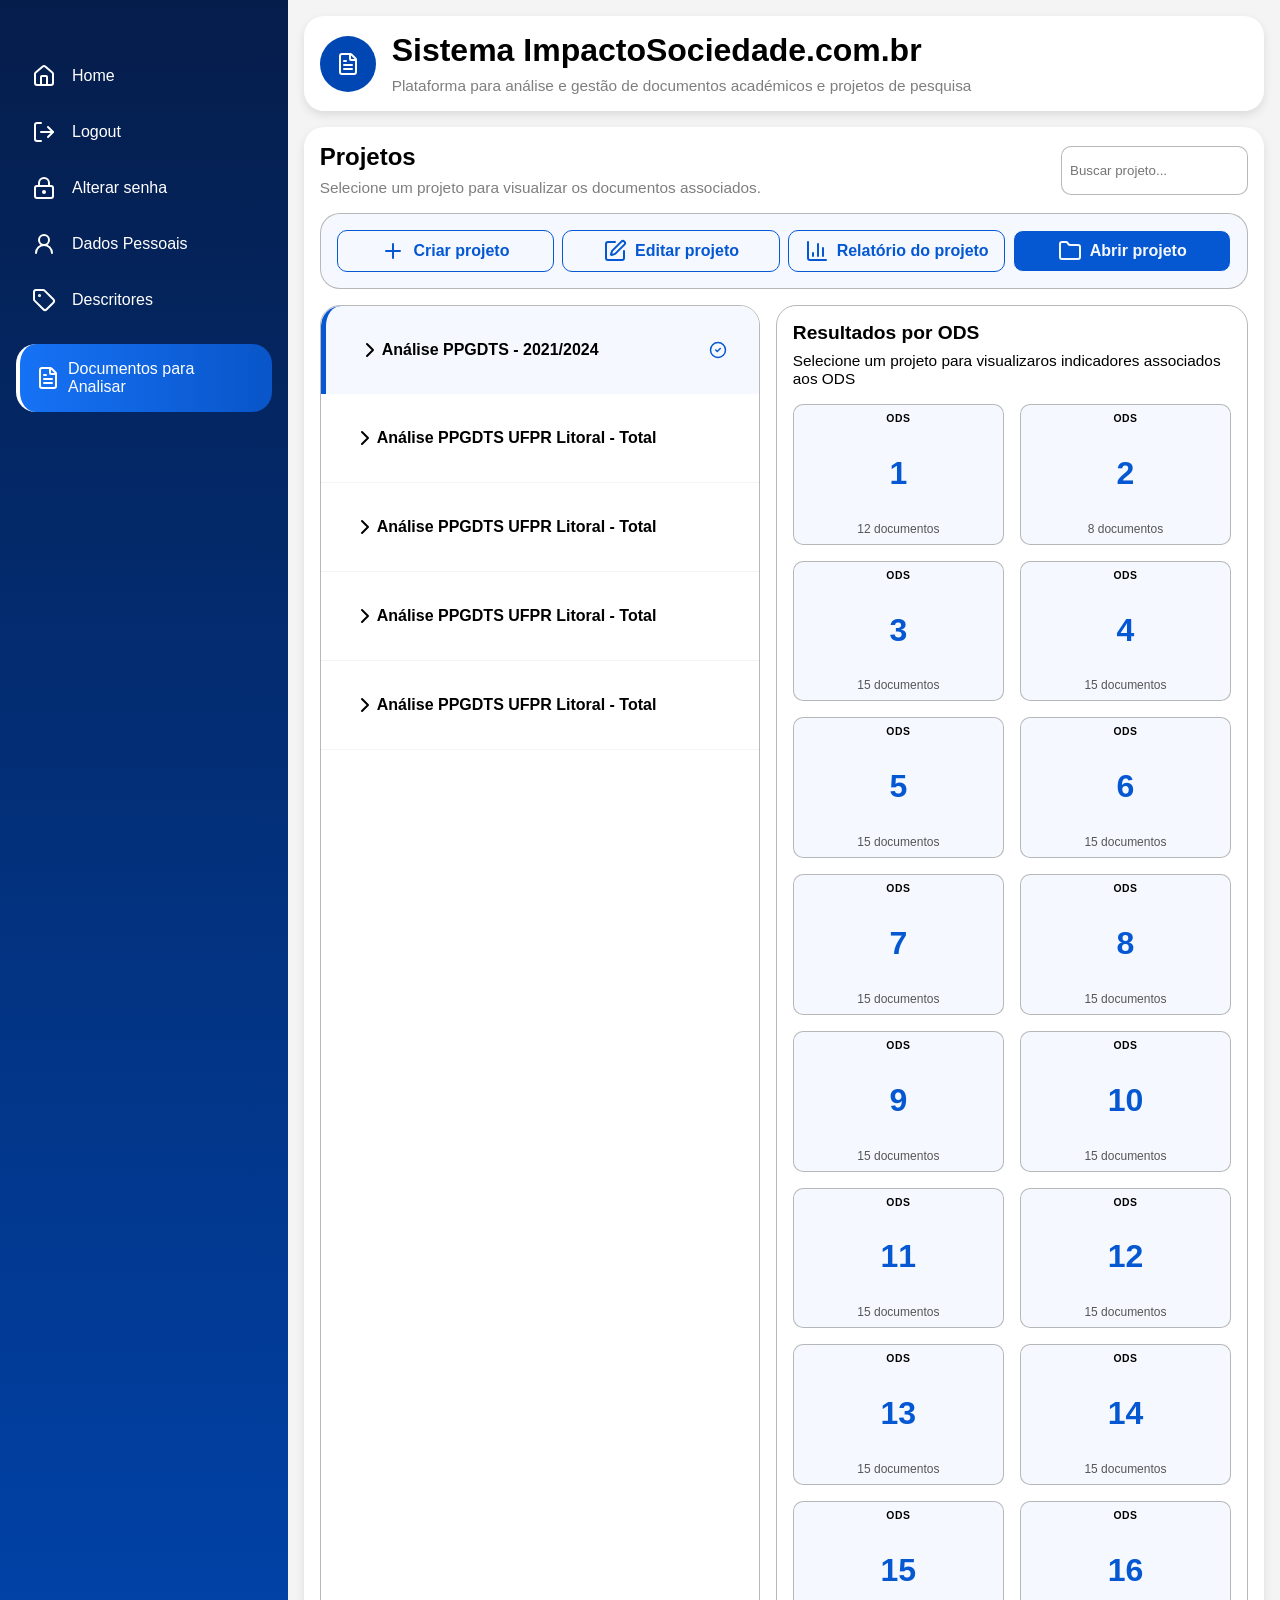
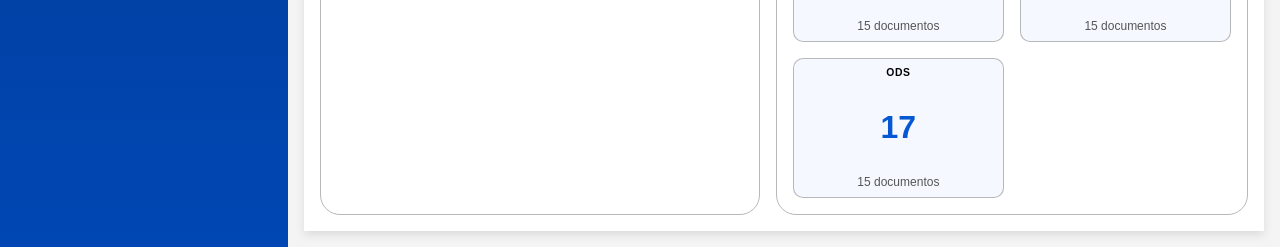
<file: index.html>
<!doctype html>
<html lang="pt-br">

<head>
  <meta charset="UTF-8" />
  <meta name="viewport" content="width=device-width, initial-scale=1.0" />
  <title>Sistema ImpactoSociedade</title>
  <link rel="stylesheet" href="css/global.css" />
  <link rel="stylesheet" href="css/style.css" />
</head>

<body>
  <aside>
    <nav>
      <div class="links-container">
        <ul class="links">
          <li>
            <svg xmlns="http://www.w3.org/2000/svg" width="24" height="24" viewBox="0 0 24 24" fill="none"
              stroke="currentColor" stroke-width="2" stroke-linecap="round" stroke-linejoin="round"
              class="lucide lucide-house-icon lucide-house">
              <path d="M15 21v-8a1 1 0 0 0-1-1h-4a1 1 0 0 0-1 1v8" />
              <path
                d="M3 10a2 2 0 0 1 .709-1.528l7-6a2 2 0 0 1 2.582 0l7 6A2 2 0 0 1 21 10v9a2 2 0 0 1-2 2H5a2 2 0 0 1-2-2z" />
            </svg>
            <a href="#" class="link-name">Home</a>
          </li>
          <li>
            <svg xmlns="http://www.w3.org/2000/svg" width="24" height="24" viewBox="0 0 24 24" fill="none"
              stroke="currentColor" stroke-width="2" stroke-linecap="round" stroke-linejoin="round"
              class="lucide lucide-log-out-icon lucide-log-out">
              <path d="m16 17 5-5-5-5" />
              <path d="M21 12H9" />
              <path d="M9 21H5a2 2 0 0 1-2-2V5a2 2 0 0 1 2-2h4" />
            </svg>
            <a href="#" class="link-name">Logout</a>
          </li>
          <li>
            <svg xmlns="http://www.w3.org/2000/svg" width="24" height="24" viewBox="0 0 24 24" fill="none"
              stroke="currentColor" stroke-width="2" stroke-linecap="round" stroke-linejoin="round"
              class="lucide lucide-lock-keyhole-icon lucide-lock-keyhole">
              <circle cx="12" cy="16" r="1" />
              <rect x="3" y="10" width="18" height="12" rx="2" />
              <path d="M7 10V7a5 5 0 0 1 10 0v3" />
            </svg>
            <a href="#" class="link-name">Alterar senha</a>
          </li>
          <li>
            <svg xmlns="http://www.w3.org/2000/svg" width="24" height="24" viewBox="0 0 24 24" fill="none"
              stroke="currentColor" stroke-width="2" stroke-linecap="round" stroke-linejoin="round"
              class="lucide lucide-user-round-icon lucide-user-round">
              <circle cx="12" cy="8" r="5" />
              <path d="M20 21a8 8 0 0 0-16 0" />
            </svg>
            <a href="#" class="link-name">Dados Pessoais</a>
          </li>
          <li>
            <svg xmlns="http://www.w3.org/2000/svg" width="24" height="24" viewBox="0 0 24 24" fill="none"
              stroke="currentColor" stroke-width="2" stroke-linecap="round" stroke-linejoin="round"
              class="lucide lucide-tag-icon lucide-tag">
              <path
                d="M12.586 2.586A2 2 0 0 0 11.172 2H4a2 2 0 0 0-2 2v7.172a2 2 0 0 0 .586 1.414l8.704 8.704a2.426 2.426 0 0 0 3.42 0l6.58-6.58a2.426 2.426 0 0 0 0-3.42z" />
              <circle cx="7.5" cy="7.5" r=".5" fill="currentColor" />
            </svg>
            <a href="#" class="link-name">Descritores</a>
          </li>
          <li class="to-analise-link">
            <svg xmlns="http://www.w3.org/2000/svg" width="24" height="24" viewBox="0 0 24 24" fill="none"
              stroke="currentColor" stroke-width="2" stroke-linecap="round" stroke-linejoin="round"
              class="lucide lucide-file-text-icon lucide-file-text">
              <path
                d="M6 22a2 2 0 0 1-2-2V4a2 2 0 0 1 2-2h8a2.4 2.4 0 0 1 1.704.706l3.588 3.588A2.4 2.4 0 0 1 20 8v12a2 2 0 0 1-2 2z" />
              <path d="M14 2v5a1 1 0 0 0 1 1h5" />
              <path d="M10 9H8" />
              <path d="M16 13H8" />
              <path d="M16 17H8" />
            </svg>
            <a href="#" class="link-name">Documentos para Analisar</a>
          </li>
        </ul>
      </div>
    </nav>
  </aside>
  <main>
    <header>
      <div class="header-content">
        <div class="logo-container logo">
          <svg xmlns="http://www.w3.org/2000/svg" width="24" height="24" viewBox="0 0 24 24" fill="none"
            stroke="currentColor" stroke-width="2" stroke-linecap="round" stroke-linejoin="round"
            class="lucide lucide-file-text-icon lucide-file-text">
            <path
              d="M6 22a2 2 0 0 1-2-2V4a2 2 0 0 1 2-2h8a2.4 2.4 0 0 1 1.704.706l3.588 3.588A2.4 2.4 0 0 1 20 8v12a2 2 0 0 1-2 2z" />
            <path d="M14 2v5a1 1 0 0 0 1 1h5" />
            <path d="M10 9H8" />
            <path d="M16 13H8" />
            <path d="M16 17H8" />
          </svg>
        </div>
        <div class="title-info-container">
          <h1 class="title">Sistema ImpactoSociedade.com.br</h1>
          <p class="subtitle">
            Plataforma para análise e gestão de documentos académicos e
            projetos de pesquisa
          </p>
        </div>
      </div>
    </header>
    <section id="projects">
      <div class="projects-content">
        <div class="title-info-container">
          <h2 class="title">Projetos</h2>
          <p class="subtitle">
            Selecione um projeto para visualizar os documentos associados.
          </p>
        </div>
        <input id="search-projects" type="text" placeholder="Buscar projeto..." />
      </div>
      <div class="actions-container">
        <div class="actions">
          <button class="action project-btn">
            <svg xmlns="http://www.w3.org/2000/svg" width="24" height="24" viewBox="0 0 24 24" fill="none"
              stroke="currentColor" stroke-width="2" stroke-linecap="round" stroke-linejoin="round"
              class="lucide lucide-plus-icon lucide-plus">
              <path d="M5 12h14" />
              <path d="M12 5v14" />
            </svg>Criar projeto</button><button class="action project-btn">
            <svg xmlns="http://www.w3.org/2000/svg" width="24" height="24" viewBox="0 0 24 24" fill="none"
              stroke="currentColor" stroke-width="2" stroke-linecap="round" stroke-linejoin="round"
              class="lucide lucide-square-pen-icon lucide-square-pen">
              <path d="M12 3H5a2 2 0 0 0-2 2v14a2 2 0 0 0 2 2h14a2 2 0 0 0 2-2v-7" />
              <path
                d="M18.375 2.625a1 1 0 0 1 3 3l-9.013 9.014a2 2 0 0 1-.853.505l-2.873.84a.5.5 0 0 1-.62-.62l.84-2.873a2 2 0 0 1 .506-.852z" />
            </svg>Editar projeto</button><button class="action project-btn">
            <svg xmlns="http://www.w3.org/2000/svg" width="24" height="24" viewBox="0 0 24 24" fill="none"
              stroke="currentColor" stroke-width="2" stroke-linecap="round" stroke-linejoin="round"
              class="lucide lucide-chart-column-icon lucide-chart-column">
              <path d="M3 3v16a2 2 0 0 0 2 2h16" />
              <path d="M18 17V9" />
              <path d="M13 17V5" />
              <path d="M8 17v-3" />
            </svg>Relatório do projeto</button><button class="action open-project">
            <svg xmlns="http://www.w3.org/2000/svg" width="24" height="24" viewBox="0 0 24 24" fill="none"
              stroke="currentColor" stroke-width="2" stroke-linecap="round" stroke-linejoin="round"
              class="lucide lucide-folder-icon lucide-folder">
              <path
                d="M20 20a2 2 0 0 0 2-2V8a2 2 0 0 0-2-2h-7.9a2 2 0 0 1-1.69-.9L9.6 3.9A2 2 0 0 0 7.93 3H4a2 2 0 0 0-2 2v13a2 2 0 0 0 2 2Z" />
            </svg>Abrir projeto
          </button>
        </div>
      </div>
      <div class="analysis-results-container">
        <div class="analysis-container">
          <div class="details-container">
            <details class="selected">
              <svg xmlns="http://www.w3.org/2000/svg" width="24" height="24" viewBox="0 0 24 24" fill="none"
                stroke="currentColor" stroke-width="2" stroke-linecap="round" stroke-linejoin="round"
                class="lucide lucide-arrow-right-icon lucide-arrow-right">
                <path d="M5 12h14" />
                <path d="m12 5 7 7-7 7" />
              </svg>
              <summary onclick="location.href='docs.html'">
                <div class="summary-align-analysis">
                  <svg xmlns="http://www.w3.org/2000/svg" width="24" height="24" viewBox="0 0 24 24" fill="none"
                    stroke="currentColor" stroke-width="2" stroke-linecap="round" stroke-linejoin="round"
                    class="lucide lucide-chevron-right-icon lucide-chevron-right">
                    <path d="m9 18 6-6-6-6" />
                  </svg>
                  Análise PPGDTS - 2021/2024
                </div>
                <svg xmlns="http://www.w3.org/2000/svg" width="18" height="18" viewBox="0 0 24 24" fill="none"
                  stroke="currentColor" stroke-width="2" stroke-linecap="round" stroke-linejoin="round"
                  class="lucide lucide-circle-check icon-selected">
                  <circle cx="12" cy="12" r="10" />
                  <path d="m9 12 2 2 4-4" />
                </svg>
              </summary>
            </details>
            <details>
              <summary onclick="location.href='docs.html'">
                <div class="summary-align-analysis">
                  <svg xmlns="http://www.w3.org/2000/svg" width="24" height="24" viewBox="0 0 24 24" fill="none"
                    stroke="currentColor" stroke-width="2" stroke-linecap="round" stroke-linejoin="round"
                    class="lucide lucide-chevron-right-icon lucide-chevron-right">
                    <path d="m9 18 6-6-6-6" />
                  </svg>
                  Análise PPGDTS UFPR Litoral - Total
                </div>

              </summary>
            </details>
            <details>
              <summary onclick="location.href='docs.html'">
                <div class="summary-align-analysis">
                  <svg xmlns="http://www.w3.org/2000/svg" width="24" height="24" viewBox="0 0 24 24" fill="none"
                    stroke="currentColor" stroke-width="2" stroke-linecap="round" stroke-linejoin="round"
                    class="lucide lucide-chevron-right-icon lucide-chevron-right">
                    <path d="m9 18 6-6-6-6" />
                  </svg>
                  Análise PPGDTS UFPR Litoral - Total
                </div>

              </summary>
            </details>
            <details>
              <summary onclick="location.href='docs.html'">
                <div class="summary-align-analysis">
                  <svg xmlns="http://www.w3.org/2000/svg" width="24" height="24" viewBox="0 0 24 24" fill="none"
                    stroke="currentColor" stroke-width="2" stroke-linecap="round" stroke-linejoin="round"
                    class="lucide lucide-chevron-right-icon lucide-chevron-right">
                    <path d="m9 18 6-6-6-6" />
                  </svg>
                  Análise PPGDTS UFPR Litoral - Total
                </div>

              </summary>
            </details>
            <details>
              <summary onclick="location.href='docs.html'">
                <div class="summary-align-analysis">
                  <svg xmlns="http://www.w3.org/2000/svg" width="24" height="24" viewBox="0 0 24 24" fill="none"
                    stroke="currentColor" stroke-width="2" stroke-linecap="round" stroke-linejoin="round"
                    class="lucide lucide-chevron-right-icon lucide-chevron-right">
                    <path d="m9 18 6-6-6-6" />
                  </svg>
                  Análise PPGDTS UFPR Litoral - Total
                </div>

              </summary>
            </details>

          </div>
        </div>
        <div class="results-container">
          <div class="projects-title-container">
            <h3>Resultados por ODS</h3>
            <p>
              Selecione um projeto para visualizaros indicadores associados
              aos ODS
            </p>
          </div>
          <div class="dashboard-content">
            <div class="statistics">
              <div class="card-statistics">
                <small class="ods-label">ODS</small>
                <p class="ods-number">1</p>
                <p class="desc-card">12 documentos</p>
              </div>
              <div class="card-statistics">
                <small class="ods-label">ODS</small>
                <p class="ods-number">2</p>
                <p class="desc-card">8 documentos</p>
              </div>
              <div class="card-statistics">
                <small class="ods-label">ODS</small>
                <p class="ods-number">3</p>
                <p class="desc-card">15 documentos</p>
              </div>
              <div class="card-statistics">
                <small class="ods-label">ODS</small>
                <p class="ods-number">4</p>
                <p class="desc-card">15 documentos</p>
              </div>
              <div class="card-statistics">
                <small class="ods-label">ODS</small>
                <p class="ods-number">5</p>
                <p class="desc-card">15 documentos</p>
              </div>
              <div class="card-statistics">
                <small class="ods-label">ODS</small>
                <p class="ods-number">6</p>
                <p class="desc-card">15 documentos</p>
              </div>
              <div class="card-statistics">
                <small class="ods-label">ODS</small>
                <p class="ods-number">7</p>
                <p class="desc-card">15 documentos</p>
              </div>
              <div class="card-statistics">
                <small class="ods-label">ODS</small>
                <p class="ods-number">8</p>
                <p class="desc-card">15 documentos</p>
              </div>
              <div class="card-statistics">
                <small class="ods-label">ODS</small>
                <p class="ods-number">9</p>
                <p class="desc-card">15 documentos</p>
              </div>
              <div class="card-statistics">
                <small class="ods-label">ODS</small>
                <p class="ods-number">10</p>
                <p class="desc-card">15 documentos</p>
              </div>
              <div class="card-statistics">
                <small class="ods-label">ODS</small>
                <p class="ods-number">11</p>
                <p class="desc-card">15 documentos</p>
              </div>
              <div class="card-statistics">
                <small class="ods-label">ODS</small>
                <p class="ods-number">12</p>
                <p class="desc-card">15 documentos</p>
              </div>
              <div class="card-statistics">
                <small class="ods-label">ODS</small>
                <p class="ods-number">13</p>
                <p class="desc-card">15 documentos</p>
              </div>
              <div class="card-statistics">
                <small class="ods-label">ODS</small>
                <p class="ods-number">14</p>
                <p class="desc-card">15 documentos</p>
              </div>
              <div class="card-statistics">
                <small class="ods-label">ODS</small>
                <p class="ods-number">15</p>
                <p class="desc-card">15 documentos</p>
              </div>
              <div class="card-statistics">
                <small class="ods-label">ODS</small>
                <p class="ods-number">16</p>
                <p class="desc-card">15 documentos</p>
              </div>
              <div class="card-statistics">
                <small class="ods-label">ODS</small>
                <p class="ods-number">17</p>
                <p class="desc-card">15 documentos</p>
              </div>

            </div>
          </div>
        </div>
    </section>
  </main>
</body>

</html>
</file>
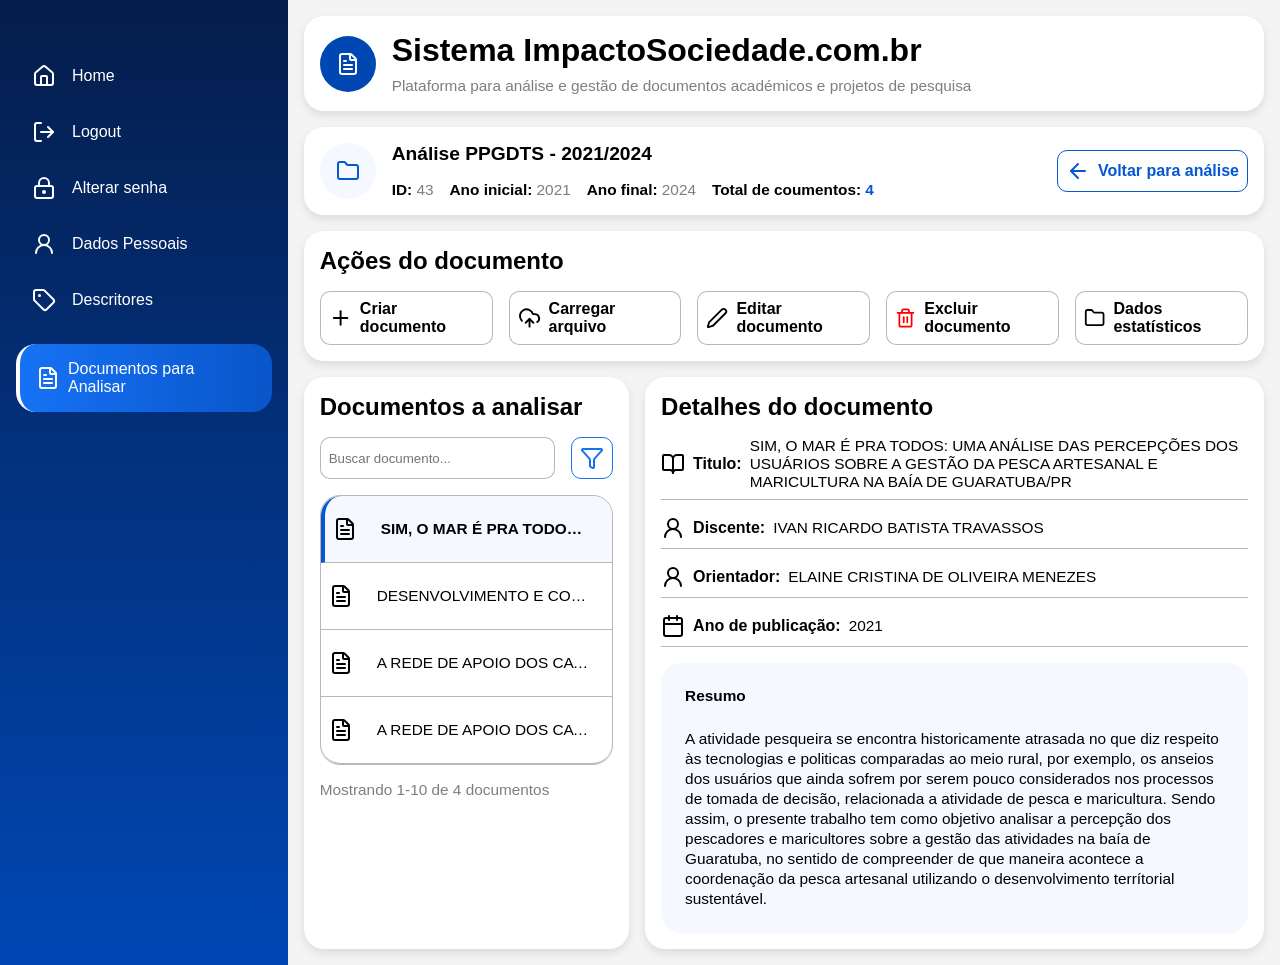
<file: docs.html>
<!doctype html>
<html lang="pt-br">

<head>
    <meta charset="UTF-8" />
    <meta name="viewport" content="width=device-width, initial-scale=1.0" />
    <title>Sistema ImpactoSociedade</title>
    <link rel="stylesheet" href="css/global.css" />
    <link rel="stylesheet" href="css/analysis.css">
</head>

<body>
    <aside>
        <nav>
            <div class="links-container">
                <ul class="links">
                    <li onclick="location.href='index.html'">
                        <svg xmlns="http://www.w3.org/2000/svg" width="24" height="24" viewBox="0 0 24 24" fill="none"
                            stroke="currentColor" stroke-width="2" stroke-linecap="round" stroke-linejoin="round"
                            class="lucide lucide-house-icon lucide-house">
                            <path d="M15 21v-8a1 1 0 0 0-1-1h-4a1 1 0 0 0-1 1v8" />
                            <path
                                d="M3 10a2 2 0 0 1 .709-1.528l7-6a2 2 0 0 1 2.582 0l7 6A2 2 0 0 1 21 10v9a2 2 0 0 1-2 2H5a2 2 0 0 1-2-2z" />
                        </svg>
                        <a href="#" class="link-name">Home</a>
                    </li>
                    <li>
                        <svg xmlns="http://www.w3.org/2000/svg" width="24" height="24" viewBox="0 0 24 24" fill="none"
                            stroke="currentColor" stroke-width="2" stroke-linecap="round" stroke-linejoin="round"
                            class="lucide lucide-log-out-icon lucide-log-out">
                            <path d="m16 17 5-5-5-5" />
                            <path d="M21 12H9" />
                            <path d="M9 21H5a2 2 0 0 1-2-2V5a2 2 0 0 1 2-2h4" />
                        </svg>
                        <a href="#" class="link-name">Logout</a>
                    </li>
                    <li>
                        <svg xmlns="http://www.w3.org/2000/svg" width="24" height="24" viewBox="0 0 24 24" fill="none"
                            stroke="currentColor" stroke-width="2" stroke-linecap="round" stroke-linejoin="round"
                            class="lucide lucide-lock-keyhole-icon lucide-lock-keyhole">
                            <circle cx="12" cy="16" r="1" />
                            <rect x="3" y="10" width="18" height="12" rx="2" />
                            <path d="M7 10V7a5 5 0 0 1 10 0v3" />
                        </svg>
                        <a href="#" class="link-name">Alterar senha</a>
                    </li>
                    <li>
                        <svg xmlns="http://www.w3.org/2000/svg" width="24" height="24" viewBox="0 0 24 24" fill="none"
                            stroke="currentColor" stroke-width="2" stroke-linecap="round" stroke-linejoin="round"
                            class="lucide lucide-user-round-icon lucide-user-round">
                            <circle cx="12" cy="8" r="5" />
                            <path d="M20 21a8 8 0 0 0-16 0" />
                        </svg>
                        <a href="#" class="link-name">Dados Pessoais</a>
                    </li>
                    <li>
                        <svg xmlns="http://www.w3.org/2000/svg" width="24" height="24" viewBox="0 0 24 24" fill="none"
                            stroke="currentColor" stroke-width="2" stroke-linecap="round" stroke-linejoin="round"
                            class="lucide lucide-tag-icon lucide-tag">
                            <path
                                d="M12.586 2.586A2 2 0 0 0 11.172 2H4a2 2 0 0 0-2 2v7.172a2 2 0 0 0 .586 1.414l8.704 8.704a2.426 2.426 0 0 0 3.42 0l6.58-6.58a2.426 2.426 0 0 0 0-3.42z" />
                            <circle cx="7.5" cy="7.5" r=".5" fill="currentColor" />
                        </svg>
                        <a href="#" class="link-name">Descritores</a>
                    </li>
                    <li class="to-analise-link">
                        <svg xmlns="http://www.w3.org/2000/svg" width="24" height="24" viewBox="0 0 24 24" fill="none"
                            stroke="currentColor" stroke-width="2" stroke-linecap="round" stroke-linejoin="round"
                            class="lucide lucide-file-text-icon lucide-file-text">
                            <path
                                d="M6 22a2 2 0 0 1-2-2V4a2 2 0 0 1 2-2h8a2.4 2.4 0 0 1 1.704.706l3.588 3.588A2.4 2.4 0 0 1 20 8v12a2 2 0 0 1-2 2z" />
                            <path d="M14 2v5a1 1 0 0 0 1 1h5" />
                            <path d="M10 9H8" />
                            <path d="M16 13H8" />
                            <path d="M16 17H8" />
                        </svg>
                        <a href="#" class="link-name">Documentos para Analisar</a>
                    </li>
                </ul>
            </div>
        </nav>
    </aside>
    <main>
        <header>
            <div class="header-content">
                <div class="logo-container logo" onclick="location.href='index.html'">
                    <svg xmlns="http://www.w3.org/2000/svg" width="24" height="24" viewBox="0 0 24 24" fill="none"
                        stroke="currentColor" stroke-width="2" stroke-linecap="round" stroke-linejoin="round"
                        class="lucide lucide-file-text-icon lucide-file-text">
                        <path
                            d="M6 22a2 2 0 0 1-2-2V4a2 2 0 0 1 2-2h8a2.4 2.4 0 0 1 1.704.706l3.588 3.588A2.4 2.4 0 0 1 20 8v12a2 2 0 0 1-2 2z" />
                        <path d="M14 2v5a1 1 0 0 0 1 1h5" />
                        <path d="M10 9H8" />
                        <path d="M16 13H8" />
                        <path d="M16 17H8" />
                    </svg>
                </div>
                <div class="title-info-container">
                    <h1 class="title">Sistema ImpactoSociedade.com.br</h1>
                    <p class="subtitle">
                        Plataforma para análise e gestão de documentos académicos e
                        projetos de pesquisa
                    </p>
                </div>
            </div>
        </header>
        <section id="analysis">
            <div class="analysis-container-f">
                <div class="analysis-content">
                    <div class="logo-analysis logo">
                        <svg xmlns="http://www.w3.org/2000/svg" width="24" height="24" viewBox="0 0 24 24" fill="none"
                            stroke="currentColor" stroke-width="2" stroke-linecap="round" stroke-linejoin="round"
                            class="lucide lucide-folder-icon lucide-folder">
                            <path
                                d="M20 20a2 2 0 0 0 2-2V8a2 2 0 0 0-2-2h-7.9a2 2 0 0 1-1.69-.9L9.6 3.9A2 2 0 0 0 7.93 3H4a2 2 0 0 0-2 2v13a2 2 0 0 0 2 2Z" />
                        </svg>
                    </div>
                    <div class="analysis-inf">
                        <div class="title-analysis">
                            <h3>Análise PPGDTS - 2021/2024</h3>
                        </div>
                        <div class="analysis-desc">
                            <p><span class="bold">ID:</span> <span class="inf">43</span></p>
                            <p><span class="bold">Ano inicial: </span><span class="inf">2021</span></p>
                            <p><span class="bold">Ano final: </span><span class="inf">2024</span></p>
                            <p><span class="bold">Total de coumentos: </span><span class="total-inf">4</span></p>
                        </div>
                    </div>
                </div>
                <div class="action-back-to-analysis">
                    <button class="action back-to-analysis-btn" onclick="location.href='index.html'">
                        <svg xmlns="http://www.w3.org/2000/svg" width="24" height="24" viewBox="0 0 24 24" fill="none"
                            stroke="currentColor" stroke-width="2" stroke-linecap="round" stroke-linejoin="round"
                            class="lucide lucide-arrow-left-icon lucide-arrow-left">
                            <path d="m12 19-7-7 7-7" />
                            <path d="M19 12H5" />
                        </svg>
                        Voltar para análise
                    </button>
                </div>
            </div>
            <div class="document-actions-container">
                <h2>Ações do documento</h2>
                <div class="document-actions">
                    <button class="action document-action">
                        <svg xmlns="http://www.w3.org/2000/svg" width="24" height="24" viewBox="0 0 24 24" fill="none"
                            stroke="currentColor" stroke-width="2" stroke-linecap="round" stroke-linejoin="round"
                            class="lucide lucide-plus-icon lucide-plus">
                            <path d="M5 12h14" />
                            <path d="M12 5v14" />
                        </svg>
                        Criar documento
                    </button>
                    <button class="action document-action">
                        <svg xmlns="http://www.w3.org/2000/svg" width="24" height="24" viewBox="0 0 24 24" fill="none"
                            stroke="currentColor" stroke-width="2" stroke-linecap="round" stroke-linejoin="round"
                            class="lucide lucide-cloud-upload-icon lucide-cloud-upload">
                            <path d="M12 13v8" />
                            <path d="M4 14.899A7 7 0 1 1 15.71 8h1.79a4.5 4.5 0 0 1 2.5 8.242" />
                            <path d="m8 17 4-4 4 4" />
                        </svg>
                        Carregar arquivo
                    </button>
                    <button class="action document-action">
                        <svg xmlns="http://www.w3.org/2000/svg" width="24" height="24" viewBox="0 0 24 24" fill="none"
                            stroke="currentColor" stroke-width="2" stroke-linecap="round" stroke-linejoin="round"
                            class="lucide lucide-pen-icon lucide-pen">
                            <path
                                d="M21.174 6.812a1 1 0 0 0-3.986-3.987L3.842 16.174a2 2 0 0 0-.5.83l-1.321 4.352a.5.5 0 0 0 .623.622l4.353-1.32a2 2 0 0 0 .83-.497z" />
                        </svg>
                        Editar documento
                    </button>
                    <button class="action document-action">
                        <svg xmlns="http://www.w3.org/2000/svg" width="24" height="24" viewBox="0 0 24 24" fill="none"
                            stroke="currentColor" stroke-width="2" stroke-linecap="round" stroke-linejoin="round"
                            class="lucide lucide-trash2-icon lucide-trash-2" style="color: #ff0000;">
                            <path d="M10 11v6" />
                            <path d="M14 11v6" />
                            <path d="M19 6v14a2 2 0 0 1-2 2H7a2 2 0 0 1-2-2V6" />
                            <path d="M3 6h18" />
                            <path d="M8 6V4a2 2 0 0 1 2-2h4a2 2 0 0 1 2 2v2" />
                        </svg>
                        Excluir documento
                    </button>
                    <button class="action document-action">
                        <svg xmlns="http://www.w3.org/2000/svg" width="24" height="24" viewBox="0 0 24 24" fill="none"
                            stroke="currentColor" stroke-width="2" stroke-linecap="round" stroke-linejoin="round"
                            class="lucide lucide-folder-icon lucide-folder">
                            <path
                                d="M20 20a2 2 0 0 0 2-2V8a2 2 0 0 0-2-2h-7.9a2 2 0 0 1-1.69-.9L9.6 3.9A2 2 0 0 0 7.93 3H4a2 2 0 0 0-2 2v13a2 2 0 0 0 2 2Z" />
                        </svg>
                        Dados estatísticos
                    </button>
                </div>
            </div>
            <div class="to-analyze-document-detils-container">
                <div class="analyze-document doc-container">
                    <h2>Documentos a analisar</h2>
                    <div class="search-docs-container">
                        <input type="text" name="Search" id="search-docs-input" placeholder="Buscar documento...">
                        <div class="filter-icon">
                            <svg xmlns="http://www.w3.org/2000/svg" width="24" height="24" viewBox="0 0 24 24"
                                fill="none" stroke="currentColor" stroke-width="2" stroke-linecap="round"
                                stroke-linejoin="round" class="lucide lucide-funnel-icon lucide-funnel">
                                <path
                                    d="M10 20a1 1 0 0 0 .553.895l2 1A1 1 0 0 0 14 21v-7a2 2 0 0 1 .517-1.341L21.74 4.67A1 1 0 0 0 21 3H3a1 1 0 0 0-.742 1.67l7.225 7.989A2 2 0 0 1 10 14z" />
                            </svg>
                        </div>

                    </div>
                    <div class="documents-list">
                        <div class="document">
                            <div class="doc-details-content">
                                <div class="doc-detail doc-detail-selected">
                                    <svg xmlns="http://www.w3.org/2000/svg" width="24" height="24" viewBox="0 0 24 24"
                                        fill="none" stroke="currentColor" stroke-width="2" stroke-linecap="round"
                                        stroke-linejoin="round" class="lucide lucide-file-text-icon lucide-file-text">
                                        <path
                                            d="M6 22a2 2 0 0 1-2-2V4a2 2 0 0 1 2-2h8a2.4 2.4 0 0 1 1.704.706l3.588 3.588A2.4 2.4 0 0 1 20 8v12a2 2 0 0 1-2 2z" />
                                        <path d="M14 2v5a1 1 0 0 0 1 1h5" />
                                        <path d="M10 9H8" />
                                        <path d="M16 13H8" />
                                        <path d="M16 17H8" />
                                    </svg>
                                    <p class="doc-desc doc-desc-selected">SIM, O MAR É PRA TODOS: UMA ANÁLISE DAS
                                        PERCEPÇÕES DOS USUÁRIOS SOBRE A ...</p>
                                </div>
                            </div>
                            <div class="doc-details-content">
                                <div class="doc-detail">
                                    <svg xmlns="http://www.w3.org/2000/svg" width="24" height="24" viewBox="0 0 24 24"
                                        fill="none" stroke="currentColor" stroke-width="2" stroke-linecap="round"
                                        stroke-linejoin="round" class="lucide lucide-file-text-icon lucide-file-text">
                                        <path
                                            d="M6 22a2 2 0 0 1-2-2V4a2 2 0 0 1 2-2h8a2.4 2.4 0 0 1 1.704.706l3.588 3.588A2.4 2.4 0 0 1 20 8v12a2 2 0 0 1-2 2z" />
                                        <path d="M14 2v5a1 1 0 0 0 1 1h5" />
                                        <path d="M10 9H8" />
                                        <path d="M16 13H8" />
                                        <path d="M16 17H8" />
                                    </svg>
                                    <p class="doc-desc">DESENVOLVIMENTO E COMUNICAÇÃO MIDIÁTICA: A COBERTURA DE
                                        POLÍTICAS PÚBLICAS</p>
                                </div>
                            </div>
                            <div class="doc-details-content">
                                <div class="doc-detail">
                                    <svg xmlns="http://www.w3.org/2000/svg" width="24" height="24" viewBox="0 0 24 24"
                                        fill="none" stroke="currentColor" stroke-width="2" stroke-linecap="round"
                                        stroke-linejoin="round" class="lucide lucide-file-text-icon lucide-file-text">
                                        <path
                                            d="M6 22a2 2 0 0 1-2-2V4a2 2 0 0 1 2-2h8a2.4 2.4 0 0 1 1.704.706l3.588 3.588A2.4 2.4 0 0 1 20 8v12a2 2 0 0 1-2 2z" />
                                        <path d="M14 2v5a1 1 0 0 0 1 1h5" />
                                        <path d="M10 9H8" />
                                        <path d="M16 13H8" />
                                        <path d="M16 17H8" />
                                    </svg>
                                    <p class="doc-desc">A REDE DE APOIO DOS CATADORES DE MATERIAL RECICLÁVEL</p>
                                </div>
                            </div>
                            <div class="doc-details-content">
                                <div class="doc-detail last">
                                    <svg xmlns="http://www.w3.org/2000/svg" width="24" height="24" viewBox="0 0 24 24"
                                        fill="none" stroke="currentColor" stroke-width="2" stroke-linecap="round"
                                        stroke-linejoin="round" class="lucide lucide-file-text-icon lucide-file-text">
                                        <path
                                            d="M6 22a2 2 0 0 1-2-2V4a2 2 0 0 1 2-2h8a2.4 2.4 0 0 1 1.704.706l3.588 3.588A2.4 2.4 0 0 1 20 8v12a2 2 0 0 1-2 2z" />
                                        <path d="M14 2v5a1 1 0 0 0 1 1h5" />
                                        <path d="M10 9H8" />
                                        <path d="M16 13H8" />
                                        <path d="M16 17H8" />
                                    </svg>
                                    <p class="doc-desc">A REDE DE APOIO DOS CATADORES DE MATERIAL RECICLÁVEL</p>
                                </div>
                            </div>
                        </div>
                    </div>
                    <p class="p-opacity">Mostrando 1-10 de 4 documentos</p>
                   
                </div>
                <div class="document-details doc-container">
                    <h2>Detalhes do documento</h2>
                    <div class="document-details-content">
                        <div class="document-detail">
                            <div class="detail">
                                <svg xmlns="http://www.w3.org/2000/svg" width="24" height="24" viewBox="0 0 24 24"
                                    fill="none" stroke="currentColor" stroke-width="2" stroke-linecap="round"
                                    stroke-linejoin="round" class="lucide lucide-book-open-icon lucide-book-open">
                                    <path d="M12 7v14" />
                                    <path
                                        d="M3 18a1 1 0 0 1-1-1V4a1 1 0 0 1 1-1h5a4 4 0 0 1 4 4 4 4 0 0 1 4-4h5a1 1 0 0 1 1 1v13a1 1 0 0 1-1 1h-6a3 3 0 0 0-3 3 3 3 0 0 0-3-3z" />
                                </svg>
                                <div class="detail-key">Titulo: </div>
                                <p>SIM, O MAR É PRA TODOS: UMA ANÁLISE DAS PERCEPÇÕES DOS USUÁRIOS SOBRE A GESTÃO DA
                                    PESCA ARTESANAL E
                                    MARICULTURA NA BAÍA DE GUARATUBA/PR</p>
                            </div>
                        </div>
                        <div class="document-detail">
                            <div class="detail">
                                <svg xmlns="http://www.w3.org/2000/svg" width="24" height="24" viewBox="0 0 24 24"
                                    fill="none" stroke="currentColor" stroke-width="2" stroke-linecap="round"
                                    stroke-linejoin="round" class="lucide lucide-user-round-icon lucide-user-round">
                                    <circle cx="12" cy="8" r="5" />
                                    <path d="M20 21a8 8 0 0 0-16 0" />
                                </svg>
                                <div class="detail-key">Discente: </div>
                                <p>IVAN RICARDO BATISTA TRAVASSOS</p>
                            </div>
                        </div>
                        <div class="document-detail">
                            <div class="detail">
                                <svg xmlns="http://www.w3.org/2000/svg" width="24" height="24" viewBox="0 0 24 24"
                                    fill="none" stroke="currentColor" stroke-width="2" stroke-linecap="round"
                                    stroke-linejoin="round" class="lucide lucide-user-round-icon lucide-user-round">
                                    <circle cx="12" cy="8" r="5" />
                                    <path d="M20 21a8 8 0 0 0-16 0" />
                                </svg>
                                <div class="detail-key">Orientador: </div>
                                <p>ELAINE CRISTINA DE OLIVEIRA MENEZES</p>
                            </div>
                        </div>
                        <div class="document-detail">
                            <div class="detail">
                                <svg xmlns="http://www.w3.org/2000/svg" width="24" height="24" viewBox="0 0 24 24"
                                    fill="none" stroke="currentColor" stroke-width="2" stroke-linecap="round"
                                    stroke-linejoin="round" class="lucide lucide-calendar-icon lucide-calendar">
                                    <path d="M8 2v4" />
                                    <path d="M16 2v4" />
                                    <rect width="18" height="18" x="3" y="4" rx="2" />
                                    <path d="M3 10h18" />
                                </svg>
                                <div class="detail-key">Ano de publicação: </div>
                                <p>2021</p>
                            </div>
                        </div>
                    </div>
                    <div class="document-summary">
                        <div class="document-summary-content">
                            <p class="summary-tile">Resumo</p>
                            <p class="summary-text">A atividade pesqueira se encontra historicamente atrasada no que diz
                                respeito às
                                tecnologias
                                e politicas
                                comparadas ao meio rural, por exemplo, os anseios dos usuários que ainda sofrem por
                                serem
                                pouco
                                considerados nos processos de tomada de decisão, relacionada a atividade de pesca e
                                maricultura. Sendo
                                assim, o presente trabalho tem como objetivo analisar a percepção dos pescadores e
                                maricultores sobre a
                                gestão das atividades na baía de Guaratuba, no sentido de compreender de que maneira
                                acontece a
                                coordenação da pesca artesanal utilizando o desenvolvimento terrítorial sustentável.</p>
                        </div>

                    </div>
                </div>
        </section>
    </main>
</body>

</html>
</file>
<file: css/global.css>
:root {
    --space-xs: 0.25rem;
    --space-sm: 0.5rem;
    --space-md: 1rem;
    --space-lg: 1.5rem;
    --space-xl: 2rem;

    --color-grey: #f2f2f2c9;
    --color-dark-grey: #a5a5a5c9;

    --dark-blue: #051d4b;
    --blue: #0047b4;
    --ligth-blue: #1672f5;
    --gradient-blue: #0955c9;
    --actions-bkg-blue: #f5f9ff;
    --btn-blue: #0557d2;
}

* {
    margin: 0;
    padding: 0;
    box-sizing: border-box;
    font-family: Arial, Helvetica, sans-serif;
}

html,
body {
    min-height: 100vh;
}

body {
    display: flex;
    background-color: var(--color-grey);
}

h1,
h2 {
    font-weight: bold;
}

h1 {
    font-size: clamp(1.5rem, 2.5vw, 2rem);
}

h2 {
    font-size: clamp(1.3rem, 2vw, 1.5rem);
}

h3 {
    font-size: clamp(1.1rem, 2vw, 1.2rem);
}

p {
    font-size: clamp(0.95rem, 1.2vw, 1rem);
}

small {
    font-size: clamp(0.8rem, 1vw, 0.875rem);
}

a {
    text-decoration: none;
}

button {
    all: unset;
    cursor: pointer;
}

aside {
    background: linear-gradient(to bottom, var(--dark-blue), var(--blue));
    padding: var(--space-md) 0;
    flex-shrink: 0;
}

.links-container {
    margin-top: var(--space-xl);
    padding: var(--space-md);
}

ul {
    list-style: none;
    color: #fff;
}

.link-name {
    color: #fff;
    font-weight: 500;
}

.links {
    display: flex;
    flex-direction: column;
    gap: var(--space-xl);
}

li {
    display: flex;
    align-items: center;
    gap: var(--space-md);
}

svg {
    aspect-ratio: 1/1;
}

.to-analise-link {
    padding: var(--space-md);
    background: linear-gradient(to right, var(--ligth-blue), var(--gradient-blue));
    border-radius: 20px;
    display: flex;
    align-items: center;
    gap: var(--space-sm);
    padding: var(--space-md);
    border-left: 4px solid #fff;
}

.to-analise-link>a {
    width: 80%;
}

.link-name:hover {
    text-decoration: underline;
}

.links li:not([class]) {
    padding-left: var(--space-md);
}

main {
    flex: 1;
    min-width: 0;
    display: flex;
    flex-direction: column;
    gap: var(--space-md);
    padding: var(--space-md);
}

header {
    width: 100%;
    background-color: #fff;
    padding: var(--space-md);
    border-radius: 20px;
    box-shadow: 0 4px 10px rgba(0, 0, 0, 0.1);
}

.header-content {
    display: flex;
    align-items: center;
    gap: var(--space-md);
    min-width: 0;
}

.logo {
    padding: var(--space-md);
    border-radius: 50%;
    display: flex;
    align-items: center;
    justify-content: center;
    aspect-ratio: 1 / 1;
    flex-shrink: 0;
}

.logo-container {
    background-color: var(--blue);
    color: #fff;
}

.title-info-container {
    display: flex;
    flex-direction: column;
    gap: var(--space-sm);
}

.title {
    min-width: 0;
    overflow-wrap: anywhere;
}

.subtitle {
    opacity: .5;
}

.action {
    display: flex;
    flex: 1;
    align-items: center;
    justify-content: center;
    gap: var(--space-sm);
    border-radius: 10px;
    padding: var(--space-sm);
    font-weight: bold;
    transition: all 0.2s ease-in-out;
    border: 1px solid;
}

.action:hover {
    transform: scale(1.02);
    background-color: var(--btn-blue);
}

@media (max-width: 1200px) {

    #search-docs-input,
    .filter-icon>svg {
        width: 80%;
    }
}

@media (max-width: 900px) {
    .to-analyze-document-detils-container {
        flex-direction: column;
    }

    .doc-container {
        width: 100%;
        flex-basis: auto;
    }
}


@media (max-width: 768px) {
    .link-name {
        display: none;
    }

    #search-input {
        width: 15vw;
    }

    .analysis-results-container {
        flex-direction: column;
        width: 100%;
    }

    .analysis-container {
        width: 100% !important;
    }

}

@media (max-width: 620px) {
    .analysis-container {
        width: 100% !important;
    }

    .analysis-container-f,
    .analysis-content,
    .analysis-desc {
        flex-direction: column !important;
        align-items: center;
        justify-content: center;
    }

}

@media (max-width: 580px) {

    #search-projects,
    .to-analise-link {
        width: 100%;
    }

    .projects-content {
        display: flex;
        align-items: center !important;
        justify-content: center !important;
        gap: var(--space-sm);
        flex-wrap: wrap;
        align-items: center;
        text-align: center;
    }

    .title-analysis {
        text-align: center;
    }

    .detail {
        flex-direction: column !important;
        align-items: center;
    }

    .projects-title-container {
        text-align: center;
    }

}

@media (max-width: 460px) {
    body {
        flex-direction: column;
    }

    .to-analise-link{
        width: auto;
    }

    .links {
        flex-direction: row;
        flex-wrap: wrap;
        justify-content: center;
    }

    .statistics {
        grid-template-columns: repeat(auto-fit, minmax(100px, 1fr)) !important;
    }

    #search-docs-input,
    .filter-icon>svg {
        width: 80%;
    }

    .doc-container,
    .document-actions-container {
        text-align: center;
    }

}

@media (max-width: 425px) {
    .header-content {
        flex-direction: column;
    }

    .title,
    .subtitle {
        text-align: center;
    }

}
</file>
<file: css/style.css>
#projects{
    width: 100%;
    background-color: #fff;
    padding: var(--space-md);
    border-top-left-radius: 20px;
    border-top-right-radius: 20px;
    box-shadow: 0 4px 10px rgba(0, 0, 0, 0.1);
    display: flex;
    flex-direction: column;
    gap: var(--space-md);
}

.projects-content{
    display: flex;
    justify-content: space-between;
    align-items: center;
}

#search-projects{
    min-height: 5vh;
    border-radius: 10px;
    border: var(--color-dark-grey) 1px solid;
    padding: var(--space-md) var(--space-sm) var(--space-md) var(--space-sm);
}

.actions-container{
    background-color: var(--actions-bkg-blue);
    border: var(--color-dark-grey) 1px solid;
    border-radius: 20px;
}

.actions{
    display: flex;
    flex-direction: row;
    flex-wrap: wrap;
    gap: var(--space-sm);
    padding: var(--space-md);
}

.project-btn{
    border: var(--btn-blue) 1px solid;
    border-radius: 10px;
    background-color: var(--actions-bkg-blue);
}

.project-btn > svg, .action{
    color: var(--btn-blue);
}

.project-btn:hover{
    background-color: var(--btn-blue);
    color:  var(--actions-bkg-blue);
}

.project-btn:hover > svg {
    color:  var(--actions-bkg-blue);
}

.open-project{
    background-color: var(--btn-blue);
    color:  var(--actions-bkg-blue);
}

.open-project > svg{
    color:  var(--actions-bkg-blue);
}

.open-project:hover{
    border: var(--btn-blue) 1px solid;
    background-color:  var(--actions-bkg-blue);
    color: var(--btn-blue);
}

.open-project:hover>svg{
    color: var(--btn-blue);
}

.analysis-results-container{
    display: flex;
    justify-content: space-between;
    gap: var(--space-md);
    width: 100%;
}

.analysis-container{
    display: flex;
    flex: 0.5;
    flex-direction: column;
    border: 1px solid var(--color-dark-grey);
    border-radius: 20px;
    width: 40%;
    overflow: hidden;
}

.details-container{
    display: flex;
    flex-direction: column;
}
.summary-align-analysis{
    display: flex;
    align-items: center;
}

details > summary {
    list-style: none;
    display: flex;
    align-items: center;
    gap: var(--space-sm);
    padding: var(--space-sm) var(--space-md);
    cursor: pointer;
    font-weight: bold;
    border-bottom: 1px solid var(--color-grey);
}


details.selected > summary {
    background-color: var(--actions-bkg-blue);
    justify-content: space-between;
    border-bottom: none;
    border-left: var(--btn-blue) 5px solid;
    border-top-left-radius: 20px;
}

.icon-selected{
    color: var(--btn-blue);
}


details > p {
    padding: var(--space-sm) var(--space-md);
    font-size: 0.9rem;
    color: #555;
}

summary{
    padding: var(--space-xl) !important;
}

.selected > summary{
    border-color: #000 5px solid;
}

.dashboard-content {
    margin-top: var(--space-md);
}

.statistics {
    display: grid;
    grid-template-columns: repeat(auto-fit, minmax(140px, 1fr));
    gap: var(--space-md);
}

.card-statistics {
    aspect-ratio: 6/4;
    display: flex;
    flex-direction: column;
    align-items: center;
    justify-content: space-between;
    text-align: center;
    background-color: var(--actions-bkg-blue);
    border: 1px solid var(--color-dark-grey);
    border-radius: 10px;
    padding: var(--space-sm);
    gap: 2px;
    transition: all 0.2s ease-in-out;
}

.card-statistics:hover {
    transform: scale(1.02);
}

.desc-card{
    font-size: 0.75rem;
    color: #555;
}

.ods-label {
    color: #000 !important;
    font-size: 0.65rem;
    font-weight: bold;
    letter-spacing: 0.05em;
    color: var(--btn-blue);
}

.ods-number {
    color: var(--btn-blue);
    font-size: 2rem;
    font-weight: bold;
    line-height: 1;
}

.projects-title-container{
    display: flex;
    flex-direction: column;
    gap: var(--space-sm);
}

.results-container {
    flex: 0.5;
    min-width: 0;
    border: 1px solid var(--color-dark-grey);
    padding: var(--space-md);
    border-radius: 20px;
}
</file>
<file: css/analysis.css>
#analysis {
    display: flex;
    flex-direction: column;
    gap: var(--space-md);
}

.analysis-container-f,
.document-actions-container,
.doc-container {
    background-color: #fff;
    padding: var(--space-md);
    border-radius: 20px;
    box-shadow: 0 4px 10px rgba(0, 0, 0, 0.1);
}


#analysis,
.analysis-container-f {
    width: 100%;
}

.analysis-container-f {
    display: flex;
    flex-direction: row;
    gap: var(--space-md);
    align-items: center;
    justify-content: space-between;
}

.analysis-container-f,
.analysis-desc,
.analysis-content {
    display: flex;
    flex-direction: row;
    gap: var(--space-md);
    ;
}

.analysis-content {
    align-items: center;
    justify-content: space-between;
    gap: var(--space-md);
}

.logo-analysis {
    background-color: var(--actions-bkg-blue);
    color: var(--btn-blue);
}

.analysis-inf {
    display: flex;
    flex-direction: column;
    justify-content: space-between;
    gap: var(--space-md);
}

.analysis-desc {
    flex-wrap: wrap;
}

.inf {
    opacity: .5;
}

.bold,
.total-inf {
    font-weight: bold;
}

.total-inf {
    color: var(--btn-blue);
}

.back-to-analysis-btn {
    color: var(--btn-blue);
    border: var(--btn-blue) 1px solid;
}

.back-to-analysis-btn:hover {
    color: #fff;
}

.document-actions-container {
    display: flex;
    flex-direction: column;
    gap: var(--space-md);
}

.document-actions {
    display: flex;
    flex-direction: row;
    gap: var(--space-md);
    flex-wrap: wrap;
}

.document-action {
    background-color: #fff;
    border-color: var(--color-dark-grey)
}

.document-action:hover {
    color: #fff;
    background-color: var(--btn-blue);
}

.document-action:hover>.lucide-trash-2 {
    color: #fff !important;
}

.to-analyze-document-detils-container {
    display: flex;
    flex-wrap: wrap;
    gap: var(--space-md);
    width: 100%;
    min-width: 0;
}

.doc-container {
    display: flex;
    flex-direction: column;
    gap: var(--space-md);
    min-width: 0;
}

.analyze-document {
    flex: 1;
}

.document-details {
    flex: 2;
}

.search-docs-container {
    display: flex;
    flex-direction: row;
    gap: var(--space-md);
    justify-content: space-between;
    flex-wrap: nowrap;
    width: 100%;
}

#search-docs-input {
    flex: 1;
    padding: var(--space-sm);
    border: 1px solid var(--color-dark-grey);
}

#search-docs-input,
.filter-icon {
    border-radius: 10px;
}

.filter-icon {
    border: var(--ligth-blue) 1px solid;
    display: flex;
    align-items: center;
    justify-content: center;
    padding: var(--space-sm);
    color: var(--ligth-blue);
    transition: 0.2s all ease-in-out;
    flex-shrink: 0;
}

.filter-icon:hover {
    background-color: var(--ligth-blue);
    color: #fff;
}

.documents-list {
    border: 1px solid var(--color-dark-grey);
    border-radius: 20px;
    min-width: 0;
}

.doc-desc {
    padding: var(--space-md);

}

.doc-desc-selected{
    font-weight: bold;
}

.doc-detail-selected {
    background-color: var(--actions-bkg-blue);
    border-top-right-radius: 20px;
    border-top-left-radius: 20px;
    border-left: var(--btn-blue) 4px solid;
}

.doc-detail {
    display: flex;
    align-items: center;
    gap: var(--space-sm);
    padding: var(--space-sm);
    min-width: 0;
    border-bottom: var(--color-dark-grey) 1px solid;
}

.doc-detail:hover{
    cursor: pointer;
}

.doc-desc {
    flex: 1;
    min-width: 0;

    overflow: hidden;
    text-overflow: ellipsis;
    white-space: nowrap;
}

.document-details-content{
    display: flex;
    flex-direction: column;
    gap: var(--space-md);
}

.detail{
    display: flex;
    flex-direction: row;
    gap: var(--space-sm);
    border-bottom: var(--color-dark-grey) 1px solid;
    padding-bottom: var(--space-sm);
    align-items: center;
}

.detail > svg{
    min-width: 24px;
    min-height: 24px;
    aspect-ratio: 1;
}

.last{
    border-bottom-left-radius: 20px;
    border-bottom-right-radius: 20px;
}

.detail-key{
    font-weight: bold;
}

.document-summary{
    padding: var(--space-lg) !important;
}

.document-summary-content{
    display: flex;
    flex-direction: column;
    gap: var(--space-lg);
}

.summary-tile{
    font-weight: bold;
}

.document-summary{
    background-color: var(--actions-bkg-blue);
    border-radius: 20px;
    padding: var(--space-sm);
}

.summary-text{
    line-height: 20px;
}

.p-opacity{
    opacity: .5;
}
</file>
